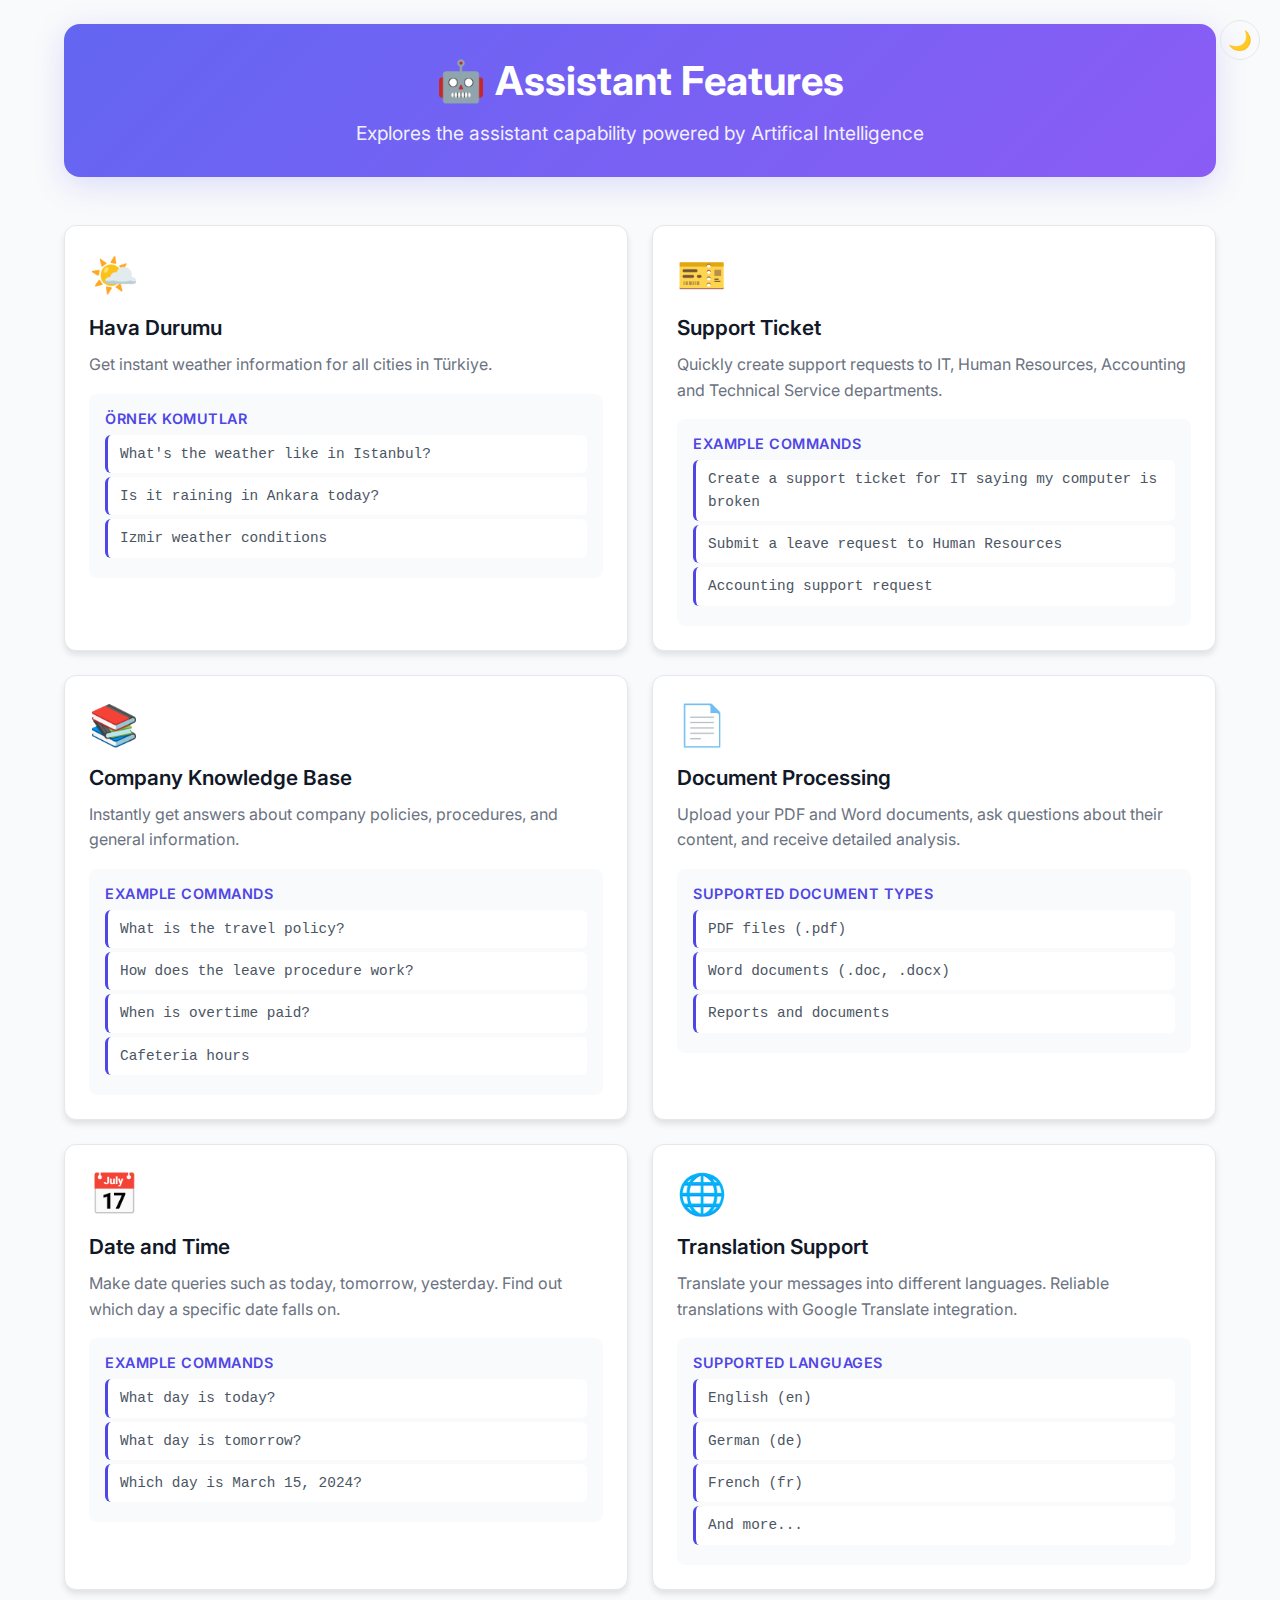
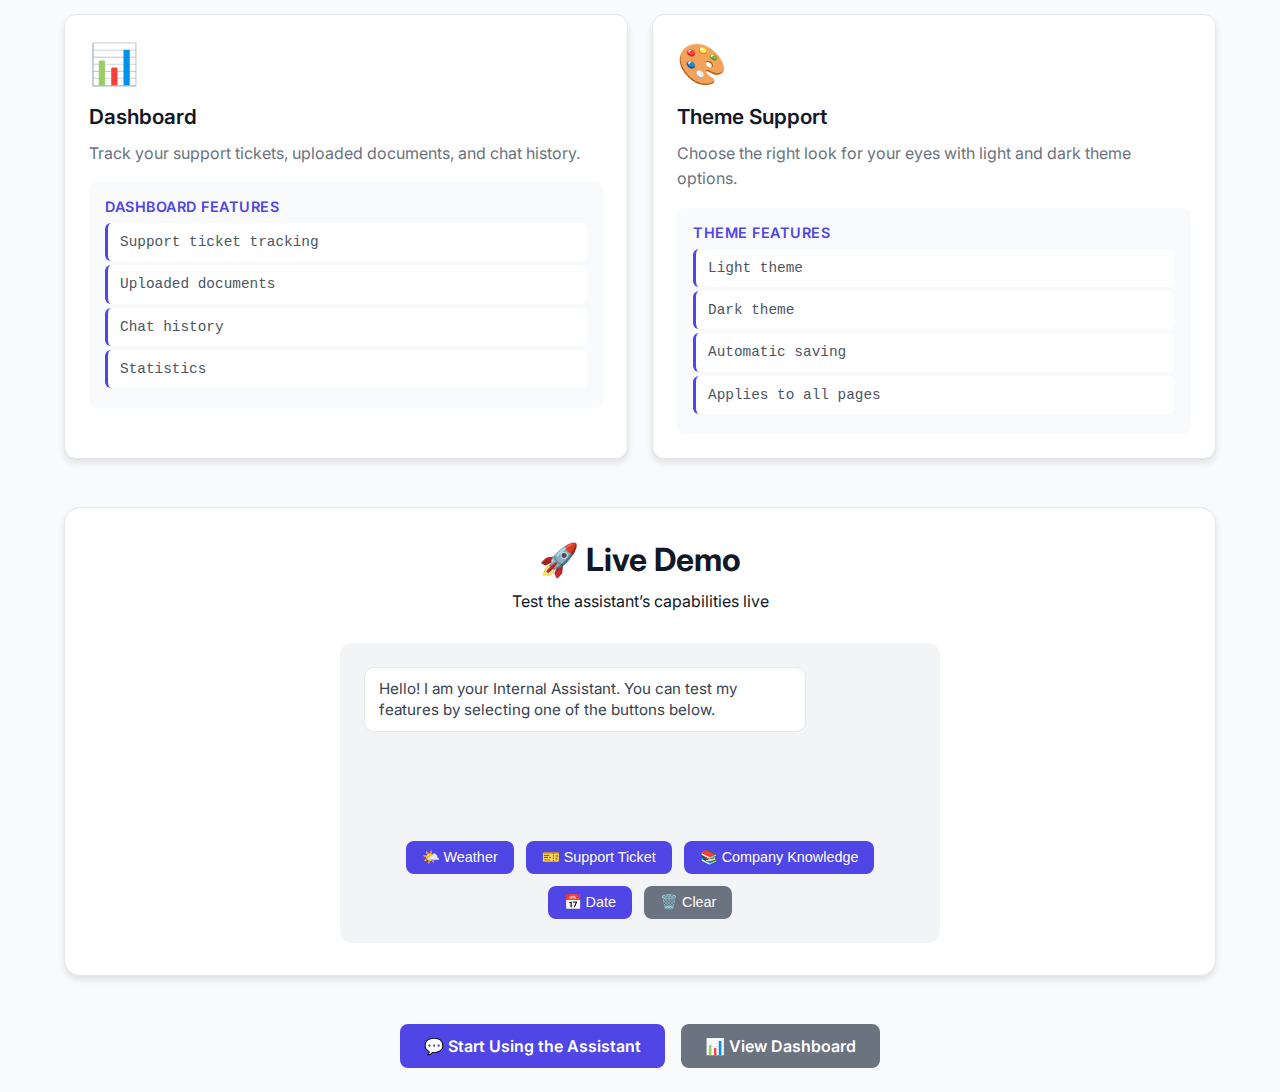
<file: templates/tutorial.html>
<!DOCTYPE html>
<html lang="tr">

<head>
    <meta charset="UTF-8">
    <meta name="viewport" content="width=device-width, initial-scale=1.0">
    <title>Guide Of Features</title>
    <link rel="stylesheet" href="/static/styles.css">
    <style>
        .tutorial-container {
            max-width: 1200px;
            margin: 0 auto;
            padding: 24px;
            background-color: var(--bg-light);
            min-height: 100vh;
        }

        .tutorial-header {
            text-align: center;
            margin-bottom: 48px;
            padding: 32px;
            background: linear-gradient(135deg, #6366f1, #8b5cf6);
            border-radius: 16px;
            color: white;
            box-shadow: 0 8px 32px rgba(99, 102, 241, 0.2);
        }

        .tutorial-header h1 {
            font-size: 2.5rem;
            margin-bottom: 16px;
            font-weight: 700;
        }

        .tutorial-header p {
            font-size: 1.2rem;
            opacity: 0.9;
        }

        .features-grid {
            display: grid;
            grid-template-columns: repeat(auto-fit, minmax(380px, 1fr));
            gap: 24px;
            margin-bottom: 48px;
        }

        .feature-card {
            background: var(--surface-light);
            border-radius: 12px;
            padding: 24px;
            border: 1px solid var(--border-light);
            box-shadow: 0 4px 6px rgba(0, 0, 0, 0.1);
            transition: transform 0.2s, box-shadow 0.2s;
            cursor: pointer;
        }

        .feature-card:hover {
            transform: translateY(-4px);
            box-shadow: 0 8px 25px rgba(99, 102, 241, 0.15);
        }

        .feature-card.active {
            border-color: var(--primary-color);
            box-shadow: 0 8px 25px rgba(99, 102, 241, 0.2);
        }

        .feature-icon {
            font-size: 2.5rem;
            margin-bottom: 16px;
            display: block;
        }

        .feature-title {
            font-size: 1.3rem;
            font-weight: 600;
            margin-bottom: 12px;
            color: var(--text-dark);
        }

        .feature-description {
            color: #6b7280;
            line-height: 1.6;
            margin-bottom: 16px;
        }

        .feature-examples {
            background: #f8fafc;
            border-radius: 8px;
            padding: 16px;
            margin-top: 16px;
        }

        .feature-examples h4 {
            font-size: 0.9rem;
            font-weight: 600;
            margin-bottom: 8px;
            color: var(--primary-color);
            text-transform: uppercase;
            letter-spacing: 0.5px;
        }

        .example-list {
            list-style: none;
            padding: 0;
        }

        .example-list li {
            background: white;
            padding: 8px 12px;
            margin: 4px 0;
            border-radius: 6px;
            font-family: 'Courier New', monospace;
            font-size: 0.9rem;
            border-left: 3px solid var(--primary-color);
        }

        .demo-section {
            background: var(--surface-light);
            border-radius: 16px;
            padding: 32px;
            border: 1px solid var(--border-light);
            box-shadow: 0 4px 6px rgba(0, 0, 0, 0.1);
            margin-bottom: 48px;
        }

        .demo-header {
            text-align: center;
            margin-bottom: 32px;
        }

        .demo-header h2 {
            font-size: 2rem;
            margin-bottom: 12px;
            color: var(--text-dark);
        }

        .demo-chat {
            max-width: 600px;
            margin: 0 auto;
            background: #f3f4f6;
            border-radius: 12px;
            padding: 24px;
            min-height: 300px;
            display: flex;
            flex-direction: column;
        }

        .demo-messages {
            flex-grow: 1;
            margin-bottom: 16px;
            display: flex;
            flex-direction: column;
            gap: 12px;
        }

        .demo-message {
            display: flex;
            align-items: flex-start;
            gap: 8px;
            max-width: 80%;
        }

        .demo-message.user {
            align-self: flex-end;
            flex-direction: row-reverse;
        }

        .demo-message-content {
            padding: 10px 14px;
            border-radius: 10px;
            line-height: 1.4;
            font-size: 0.95rem;
        }

        .demo-message.user .demo-message-content {
            background: linear-gradient(90deg, #6366f1 0%, #818cf8 100%);
            color: white;
        }

        .demo-message.bot .demo-message-content {
            background: white;
            color: #374151;
            border: 1px solid #e5e7eb;
        }

        .demo-controls {
            display: flex;
            gap: 12px;
            flex-wrap: wrap;
            justify-content: center;
        }

        .demo-btn {
            padding: 8px 16px;
            border: none;
            border-radius: 8px;
            background: var(--primary-color);
            color: white;
            cursor: pointer;
            font-size: 0.9rem;
            transition: background 0.2s;
        }

        .demo-btn:hover {
            background: var(--primary-hover);
        }

        .demo-btn.secondary {
            background: #6b7280;
        }

        .demo-btn.secondary:hover {
            background: #4b5563;
        }

        .nav-buttons {
            display: flex;
            justify-content: center;
            gap: 16px;
            margin-top: 32px;
        }

        .nav-btn {
            padding: 12px 24px;
            border: none;
            border-radius: 8px;
            font-weight: 600;
            text-decoration: none;
            display: inline-flex;
            align-items: center;
            gap: 8px;
            transition: all 0.2s;
            font-size: 1rem;
        }

        .nav-btn.primary {
            background: var(--primary-color);
            color: white;
        }

        .nav-btn.primary:hover {
            background: var(--primary-hover);
            transform: translateY(-2px);
        }

        .nav-btn.secondary {
            background: #6b7280;
            color: white;
        }

        .nav-btn.secondary:hover {
            background: #4b5563;
            transform: translateY(-2px);
        }

        /* Dark Mode */
        body.dark .tutorial-container {
            background-color: var(--bg-dark);
        }

        body.dark .feature-card,
        body.dark .demo-section {
            background-color: var(--surface-dark);
            border-color: var(--border-dark);
        }

        body.dark .feature-title {
            color: var(--text-light);
        }

        body.dark .demo-header h2 {
            color: var(--text-light);
        }

        body.dark .feature-examples {
            background: #374151;
        }

        body.dark .example-list li {
            background: #4b5563;
            color: var(--text-light);
        }

        .theme-toggle {
            position: fixed;
            top: 20px;
            right: 20px;
            z-index: 1000;
        }

        @media (max-width: 768px) {
            .features-grid {
                grid-template-columns: 1fr;
            }

            .tutorial-header h1 {
                font-size: 2rem;
            }

            .demo-chat {
                padding: 16px;
            }

            .nav-buttons {
                flex-direction: column;
                align-items: center;
            }
        }
    </style>
</head>

<body>
    <div class="theme-toggle">
        <button id="themeBtn" class="theme-btn" title="Karanlık/Aydınlık Tema">🌙</button>
    </div>

    <div class="tutorial-container">
        <div class="tutorial-header">
            <h1>🤖 Assistant Features</h1>
            <p>Explores the assistant capability powered by Artifical Intelligence</p>
        </div>

        <div class="features-grid">
            <div class="feature-card" data-feature="weather">
                <span class="feature-icon">🌤️</span>
                <h3 class="feature-title">Hava Durumu</h3>
                <p class="feature-description">
                    Get instant weather information for all cities in Türkiye.
                </p>
                <div class="feature-examples">
                    <h4>Örnek Komutlar</h4>
                    <ul class="example-list">
                        <li>What's the weather like in Istanbul?</li>
                        <li>Is it raining in Ankara today?</li>
                        <li>Izmir weather conditions</li>
                    </ul>
                </div>
            </div>

            <div class="feature-card" data-feature="support">
                <span class="feature-icon">🎫</span>
                <h3 class="feature-title">Support Ticket</h3>
                <p class="feature-description">
                    Quickly create support requests to IT, Human Resources, Accounting and Technical Service
                    departments.
                </p>
                <div class="feature-examples">
                    <h4>Example Commands</h4>
                    <ul class="example-list">
                        <li>Create a support ticket for IT saying my computer is broken</li>
                        <li>Submit a leave request to Human Resources</li>
                        <li>Accounting support request</li>
                    </ul>
                </div>
            </div>

            <div class="feature-card" data-feature="knowledge">
                <span class="feature-icon">📚</span>
                <h3 class="feature-title">Company Knowledge Base</h3>
                <p class="feature-description">
                    Instantly get answers about company policies, procedures, and general information.
                </p>
                <div class="feature-examples">
                    <h4>Example Commands</h4>
                    <ul class="example-list">
                        <li>What is the travel policy?</li>
                        <li>How does the leave procedure work?</li>
                        <li>When is overtime paid?</li>
                        <li>Cafeteria hours</li>
                    </ul>
                </div>
            </div>

            <div class="feature-card" data-feature="documents">
                <span class="feature-icon">📄</span>
                <h3 class="feature-title">Document Processing</h3>
                <p class="feature-description">
                    Upload your PDF and Word documents, ask questions about their content, and receive detailed
                    analysis.
                </p>
                <div class="feature-examples">
                    <h4>Supported Document Types</h4>
                    <ul class="example-list">
                        <li>PDF files (.pdf)</li>
                        <li>Word documents (.doc, .docx)</li>
                        <li>Reports and documents</li>
                    </ul>
                </div>
            </div>

            <div class="feature-card" data-feature="datetime">
                <span class="feature-icon">📅</span>
                <h3 class="feature-title">Date and Time</h3>
                <p class="feature-description">
                    Make date queries such as today, tomorrow, yesterday. Find out which day a specific date falls on.
                </p>
                <div class="feature-examples">
                    <h4>Example Commands</h4>
                    <ul class="example-list">
                        <li>What day is today?</li>
                        <li>What day is tomorrow?</li>
                        <li>Which day is March 15, 2024?</li>
                    </ul>
                </div>
            </div>

            <div class="feature-card" data-feature="translation">
                <span class="feature-icon">🌐</span>
                <h3 class="feature-title">Translation Support</h3>
                <p class="feature-description">
                    Translate your messages into different languages. Reliable translations with Google Translate
                    integration.
                </p>
                <div class="feature-examples">
                    <h4>Supported Languages</h4>
                    <ul class="example-list">
                        <li>English (en)</li>
                        <li>German (de)</li>
                        <li>French (fr)</li>
                        <li>And more...</li>
                    </ul>
                </div>
            </div>

            <div class="feature-card" data-feature="dashboard">
                <span class="feature-icon">📊</span>
                <h3 class="feature-title">Dashboard</h3>
                <p class="feature-description">
                    Track your support tickets, uploaded documents, and chat history.
                </p>
                <div class="feature-examples">
                    <h4>Dashboard Features</h4>
                    <ul class="example-list">
                        <li>Support ticket tracking</li>
                        <li>Uploaded documents</li>
                        <li>Chat history</li>
                        <li>Statistics</li>
                    </ul>
                </div>
            </div>

            <div class="feature-card" data-feature="theme">
                <span class="feature-icon">🎨</span>
                <h3 class="feature-title">Theme Support</h3>
                <p class="feature-description">
                    Choose the right look for your eyes with light and dark theme options.
                </p>
                <div class="feature-examples">
                    <h4>Theme Features</h4>
                    <ul class="example-list">
                        <li>Light theme</li>
                        <li>Dark theme</li>
                        <li>Automatic saving</li>
                        <li>Applies to all pages</li>
                    </ul>
                </div>
            </div>
        </div>

        <div class="demo-section">
            <div class="demo-header">
                <h2>🚀 Live Demo</h2>
                <p>Test the assistant’s capabilities live</p>
            </div>

            <div class="demo-chat">
                <div class="demo-messages" id="demoMessages">
                    <div class="demo-message bot">
                        <div class="demo-message-content">
                            Hello! I am your Internal Assistant. You can test my features by selecting one of the
                            buttons below.
                        </div>
                    </div>
                </div>

                <div class="demo-controls">
                    <button class="demo-btn" onclick="demoFeature('weather')">🌤️ Weather</button>
                    <button class="demo-btn" onclick="demoFeature('support')">🎫 Support Ticket</button>
                    <button class="demo-btn" onclick="demoFeature('knowledge')">📚 Company Knowledge</button>
                    <button class="demo-btn" onclick="demoFeature('datetime')">📅 Date</button>
                    <button class="demo-btn secondary" onclick="clearDemo()">🗑️ Clear</button>
                </div>
            </div>
        </div>

        <div class="nav-buttons">
            <a href="/" class="nav-btn primary">
                💬 Start Using the Assistant
            </a>
            <a href="/dashboard" class="nav-btn secondary">
                📊 View Dashboard
            </a>
        </div>
    </div>

    <script>
        // Tema yönetimi
        document.addEventListener('DOMContentLoaded', function () {
            const themeBtn = document.getElementById('themeBtn');
            const body = document.body;

            function setDark(dark) {
                if (dark) {
                    body.classList.add('dark');
                    themeBtn.textContent = '☀️';
                    localStorage.setItem('theme', 'dark');
                } else {
                    body.classList.remove('dark');
                    themeBtn.textContent = '🌙';
                    localStorage.setItem('theme', 'light');
                }
            }

            let isDark = localStorage.getItem('theme') === 'dark';
            setDark(isDark);

            themeBtn.onclick = function () {
                isDark = !isDark;
                setDark(isDark);
            };
        });

        document.querySelectorAll('.feature-card').forEach(card => {
            card.addEventListener('click', function () {
                document.querySelectorAll('.feature-card').forEach(c => c.classList.remove('active'));
                this.classList.add('active');

                this.scrollIntoView({ behavior: 'smooth', block: 'center' });
            });
        });


        const demoExamples = {
            weather: {
                user: "What's the weather like in Istanbul?",
                bot: "Weather in Istanbul: clear, temperature: 18°C ☀️"
            },
            support: {
                user: "Create a support ticket to IT department saying my computer is broken",
                bot: "Your support ticket with ID ab12cd34 has been created for the IT department. You can track its status from the dashboard. 🎫"
            },
            knowledge: {
                user: "What is the travel policy?",
                bot: "In our company, out-of-town travel requires prior approval and expenses must be documented with invoices. 📋"
            },
            datetime: {
                user: "What day is today?",
                bot: "Today is " + new Date().toLocaleDateString('en-US', { weekday: 'long', year: 'numeric', month: 'long', day: 'numeric' }) + " 📅"
            }
        };

        function addDemoMessage(content, sender) {
            const messagesContainer = document.getElementById('demoMessages');
            const messageDiv = document.createElement('div');
            messageDiv.className = `demo-message ${sender}`;
            messageDiv.innerHTML = `<div class="demo-message-content">${content}</div>`;
            messagesContainer.appendChild(messageDiv);
            messagesContainer.scrollTop = messagesContainer.scrollHeight;
        }

        function demoFeature(feature) {
            if (demoExamples[feature]) {
                const example = demoExamples[feature];

                setTimeout(() => {
                    addDemoMessage(example.user, 'user');
                }, 300);

                setTimeout(() => {
                    addDemoMessage(example.bot, 'bot');
                }, 1200);
            }
        }

        function clearDemo() {
            const messagesContainer = document.getElementById('demoMessages');
            messagesContainer.innerHTML = `
        <div class="demo-message bot">
            <div class="demo-message-content">
                Hello! I am your Internal Assistant. You can test my features by selecting one of the buttons below.
            </div>
        </div>
    `;
        }

       
        document.addEventListener('DOMContentLoaded', function () {
            const cards = document.querySelectorAll('.feature-card');
            cards.forEach((card, index) => {
                card.style.opacity = '0';
                card.style.transform = 'translateY(20px)';
                setTimeout(() => {
                    card.style.transition = 'opacity 0.5s, transform 0.5s';
                    card.style.opacity = '1';
                    card.style.transform = 'translateY(0)';
                }, index * 100);
            });
        });
    </script>
</body>

</html>
</file>
<file: static/styles.css>
/* Global Reset and Base Settings */
@import url('https://fonts.googleapis.com/css2?family=Inter:wght@400;500;600;700&display=swap');
:root {
    --primary-color: #4f46e5;
    --primary-hover: #4338ca;
    --text-dark: #111827;
    --text-light: #f9fafb;
    --bg-light: #f9fafb;
    --bg-dark: #111827;
    --border-light: #e5e7eb;
    --border-dark: #374151;
    --surface-light: #ffffff;
    --surface-dark: #1f2937;
    --shadow-color: rgba(79, 70, 229, 0.1);
    --font-family: 'Inter', -apple-system, BlinkMacSystemFont, 'Segoe UI', Roboto, 'Helvetica Neue', Arial, sans-serif;
    --success: #10B981;
    --warning: #F59E0B;
    --danger: #EF4444;
}

* {
    margin: 0;
    padding: 0;
    box-sizing: border-box;
}

body {
    font-family: var(--font-family);
    background-color: var(--bg-light);
    color: var(--text-dark);
    transition: background-color 0.3s, color 0.3s;
}

body.dark {
    background-color: var(--bg-dark);
    color: var(--text-light);
}

/* --- Chat page shell (index.html) --- */

.page-chat {
    min-height: 100vh;
    display: flex;
    flex-direction: column;
}

.sr-only {
    position: absolute;
    width: 1px;
    height: 1px;
    padding: 0;
    margin: -1px;
    overflow: hidden;
    clip: rect(0, 0, 0, 0);
    white-space: nowrap;
    border: 0;
}

.app-header {
    display: flex;
    align-items: center;
    justify-content: space-between;
    gap: 16px;
    padding: 14px 22px;
    border-bottom: 1px solid var(--border-light);
    background: var(--surface-light);
    position: sticky;
    top: 0;
    z-index: 20;
}

.app-header__brand {
    display: flex;
    align-items: center;
    gap: 14px;
}

.app-header__mark {
    width: 42px;
    height: 42px;
    border-radius: 12px;
    display: inline-flex;
    align-items: center;
    justify-content: center;
    background: linear-gradient(145deg, #4f46e5, #7c3aed);
    color: #fff;
    font-size: 1.1rem;
    box-shadow: 0 4px 14px rgba(79, 70, 229, 0.35);
}

.app-header__title {
    font-weight: 700;
    font-size: 1.15rem;
    letter-spacing: -0.02em;
}

.app-header__tagline {
    font-size: 0.82rem;
    color: #6b7280;
    margin-top: 2px;
}

.app-header__actions {
    display: flex;
    flex-wrap: wrap;
    gap: 8px;
    align-items: center;
}

.btn {
    font-family: inherit;
    font-size: 0.9rem;
    font-weight: 600;
    border-radius: 10px;
    cursor: pointer;
    transition: background 0.2s, color 0.2s, border-color 0.2s;
}

.btn--ghost {
    padding: 8px 14px;
    border: 1px solid var(--border-light);
    background: transparent;
    color: var(--text-dark);
}

.btn--ghost:hover {
    background: #f3f4f6;
    border-color: #d1d5db;
}

.btn--primary {
    padding: 10px 18px;
    border: none;
    background: var(--primary-color);
    color: #fff;
}

.btn--primary:hover {
    background: var(--primary-hover);
}

.btn--icon {
    width: 42px;
    height: 42px;
    padding: 0;
    border: 1px solid var(--border-light);
    background: var(--surface-light);
    border-radius: 12px;
    font-size: 1.15rem;
}

.btn--icon:hover {
    background: #f3f4f6;
}

.btn--primary:disabled,
.btn--primary[aria-disabled="true"] {
    opacity: 0.55;
    cursor: not-allowed;
}

.app-shell {
    flex: 1;
    display: grid;
    grid-template-columns: minmax(260px, 300px) 1fr;
    gap: 0;
    max-width: 1320px;
    margin: 0 auto;
    width: 100%;
    padding: 20px 22px 28px;
    align-items: start;
}

.side-panel {
    display: flex;
    flex-direction: column;
    gap: 14px;
    position: sticky;
    top: 78px;
    padding-right: 8px;
}

.side-card {
    background: var(--surface-light);
    border: 1px solid var(--border-light);
    border-radius: 16px;
    padding: 16px 18px;
    box-shadow: 0 4px 24px rgba(15, 23, 42, 0.06);
}

.side-card__title {
    font-size: 0.78rem;
    font-weight: 700;
    text-transform: uppercase;
    letter-spacing: 0.06em;
    color: #6b7280;
    margin-bottom: 10px;
}

.side-card__hint {
    font-size: 0.82rem;
    color: #9ca3af;
    margin-top: 8px;
    line-height: 1.45;
}

.field {
    width: 100%;
    padding: 10px 12px;
    border-radius: 10px;
    border: 1px solid var(--border-light);
    font-size: 0.95rem;
    font-family: inherit;
    background: #fafafa;
    color: var(--text-dark);
}

.field:focus {
    outline: none;
    border-color: var(--primary-color);
    box-shadow: 0 0 0 3px rgba(79, 70, 229, 0.15);
}

.field--select {
    cursor: pointer;
    background: var(--surface-light);
}

.upload-stack {
    display: flex;
    flex-direction: column;
    gap: 12px;
}

.dropzone {
    display: block;
    padding: 18px 14px;
    border: 2px dashed #c4b5fd;
    border-radius: 14px;
    text-align: center;
    cursor: pointer;
    transition: border-color 0.2s, background 0.2s;
    background: linear-gradient(180deg, #faf5ff 0%, #fff 100%);
}

.dropzone--active,
.dropzone:hover {
    border-color: var(--primary-color);
    background: #f5f3ff;
}

.dropzone__title {
    display: block;
    font-weight: 600;
    color: #5b21b6;
    font-size: 0.95rem;
}

.dropzone__sub {
    display: block;
    font-size: 0.8rem;
    color: #9ca3af;
    margin-top: 4px;
}

.dropzone__file {
    display: block;
    margin-top: 10px;
    font-size: 0.85rem;
    font-weight: 600;
    color: var(--primary-color);
    word-break: break-all;
}

.upload-row {
    display: flex;
    gap: 8px;
    align-items: stretch;
}

.upload-row .field {
    flex: 1;
}

.upload-row .btn--primary {
    flex-shrink: 0;
    padding-left: 16px;
    padding-right: 16px;
}

.form-msg {
    font-size: 0.85rem;
    min-height: 1.2em;
}

.example-list {
    margin: 0;
    padding-left: 18px;
    color: #4b5563;
    font-size: 0.9rem;
    line-height: 1.55;
}

.chat-workspace {
    display: flex;
    flex-direction: column;
    min-height: calc(100vh - 120px);
    background: linear-gradient(165deg, #f8fafc 0%, #eef2ff 45%, #f1f5f9 100%);
    border-radius: 20px;
    border: 1px solid #e2e8f0;
    box-shadow: 0 12px 40px rgba(15, 23, 42, 0.08);
    overflow: hidden;
}

.chat-hero {
    padding: 20px 24px 12px;
    border-bottom: 1px solid rgba(148, 163, 184, 0.35);
    background: rgba(255, 255, 255, 0.55);
    backdrop-filter: blur(8px);
}

.chat-hero__headline {
    font-size: 1.35rem;
    font-weight: 700;
    letter-spacing: -0.03em;
    color: #0f172a;
}

.chat-hero__text {
    font-size: 0.92rem;
    color: #64748b;
    margin-top: 6px;
    max-width: 52ch;
}

.info-box {
    margin: 14px 18px 0;
    padding: 18px 20px;
    background: linear-gradient(135deg, #ede9fe 0%, #e0e7ff 100%);
    border-radius: 14px;
    border: 1px solid #c7d2fe;
    box-shadow: 0 2px 12px rgba(99, 102, 241, 0.12);
    position: relative;
    animation: slideDown 0.3s ease-out;
}

.info-content h3 {
    margin: 0 0 12px 0;
    color: #4338ca;
    font-size: 1.2rem;
    font-weight: 600;
}

.info-content p {
    margin: 0 0 12px 0;
    color: #4338ca;
    font-weight: 500;
}

.info-content ul {
    margin: 0;
    padding-left: 20px;
    color: #4338ca;
}

.info-content li {
    margin-bottom: 6px;
    font-size: 0.95rem;
}

.info-close {
    position: absolute;
    top: 12px;
    right: 16px;
    background: none;
    border: none;
    font-size: 1.8rem;
    color: #6366f1;
    cursor: pointer;
    font-weight: bold;
    line-height: 1;
    padding: 0;
    width: 24px;
    height: 24px;
    display: flex;
    align-items: center;
    justify-content: center;
    border-radius: 50%;
    transition: background 0.2s;
}

.info-close:hover {
    background: rgba(99, 102, 241, 0.1);
}

@keyframes slideDown {
    from {
        opacity: 0;
        transform: translateY(-20px);
    }
    to {
        opacity: 1;
        transform: translateY(0);
    }
}

@keyframes slideUp {
    from {
        opacity: 1;
        transform: translateY(0);
    }
    to {
        opacity: 0;
        transform: translateY(-20px);
    }
}

.chat-feed {
    flex: 1;
    padding: 18px 20px;
    overflow-y: auto;
    display: flex;
    flex-direction: column;
    gap: 14px;
    background: rgba(248, 250, 252, 0.85);
    min-height: 280px;
    max-height: min(62vh, 640px);
}

.chat-feed::-webkit-scrollbar { width: 9px; }
.chat-feed::-webkit-scrollbar-track { background: transparent; }
.chat-feed::-webkit-scrollbar-thumb {
    background: #cbd5e1;
    border-radius: 8px;
}
.chat-feed::-webkit-scrollbar-thumb:hover { background: #94a3b8; }

.message {
    display: flex;
    align-items: flex-start;
    gap: 11px;
    max-width: min(92%, 900px);
}

.message.user {
    align-self: flex-end;
    flex-direction: row-reverse;
}

.message-avatar {
    width: 40px;
    height: 40px;
    border-radius: 50%;
    display: flex;
    align-items: center;
    justify-content: center;
    font-size: 1.2rem;
    background-color: #f3f4f6;
}

.message.user .message-avatar {
    background-color: var(--primary-color);
    color: var(--text-light);
}

.message-content {
    padding: 14px 18px;
    border-radius: 14px;
    background: #fff;
    border: 1px solid #e0e7ff;
    box-shadow: 0 1px 4px 0 rgba(79,70,229,0.06);
    line-height: 1.8;
    font-size: 1.08rem;
    max-width: 80ch;
    overflow-wrap: anywhere;
}

.message.user .message-content {
    background: linear-gradient(90deg, #6366f1 0%, #818cf8 100%);
    color: #fff;
    border: none;
}

.message.bot .message-content {
    background: #ffffff;
    color: #1f2937;
    border: 1px solid #e2e8f0;
    box-shadow: 0 2px 10px rgba(15, 23, 42, 0.04);
}

.message-content--streaming {
    white-space: pre-wrap;
    font-family: ui-monospace, "Cascadia Code", "Segoe UI Mono", Menlo, monospace;
    font-size: 0.98rem;
    line-height: 1.65;
    color: #334155;
    background: #f8fafc !important;
    border: 1px dashed #cbd5e1 !important;
    min-height: 2.5em;
}

.message-content--streaming.bot-reply-wrap {
    font-family: var(--font-family);
    white-space: normal;
}

.bot-reply-stack {
    display: flex;
    flex-direction: column;
    gap: 10px;
    width: 100%;
}

.bot-thinking {
    border: 1px solid #e2e8f0;
    border-radius: 12px;
    background: #f1f5f9;
    overflow: hidden;
}

.bot-thinking summary {
    cursor: pointer;
    font-weight: 600;
    font-size: 0.88rem;
    padding: 10px 14px;
    color: #475569;
    user-select: none;
}

.bot-thinking summary:hover {
    background: #e2e8f0;
}

.bot-thinking__body {
    margin: 0;
    padding: 12px 14px 14px;
    max-height: min(40vh, 360px);
    overflow: auto;
    white-space: pre-wrap;
    font-family: ui-monospace, SFMono-Regular, Menlo, Consolas, monospace;
    font-size: 0.82rem;
    line-height: 1.5;
    color: #334155;
    background: #fff;
    border-top: 1px solid #e2e8f0;
}

.message-content.bot-reply-wrap .bot-answer {
    line-height: 1.75;
    font-size: 1.05rem;
}

.message-content--streaming .bot-answer--streaming {
    white-space: pre-wrap;
    font-family: ui-monospace, SFMono-Regular, Menlo, Consolas, monospace;
    font-size: 0.95rem;
    color: #334155;
}

.message-content a {
    color: #a5b4fc;
    text-decoration: underline;
}
.message-content p { margin: 8px 0 10px 0; }
.message-content h1, .message-content h2, .message-content h3, .message-content h4 {
    margin: 8px 0 6px 0;
    line-height: 1.3;
}
.message-content h1 { font-size: 1.35rem; }
.message-content h2 { font-size: 1.28rem; }
.message-content h3 { font-size: 1.18rem; }
.message-content h4 { font-size: 1.05rem; }
.message-content strong { color: #111827; font-weight: 700; }
.message-content em { color: #374151; }
.message-content ul, .message-content ol {
    padding-left: 22px;
    margin: 6px 0 8px 0;
}
.message-content ul { list-style: disc; }
.message-content ol { list-style: decimal; }
.message-content li { margin: 4px 0; }
.message-content blockquote {
    border-left: 3px solid #c7d2fe;
    padding-left: 12px;
    color: #4b5563;
}
.message-content code {
    background: #f3f4f6;
    border: 1px solid #e5e7eb;
    padding: 2px 6px;
    border-radius: 6px;
    font-family: ui-monospace, SFMono-Regular, Menlo, Monaco, Consolas, "Liberation Mono", "Courier New", monospace;
    font-size: 0.92rem;
}
.message-content pre {
    background: #0b1220;
    color: #e5e7eb;
    padding: 12px;
    border-radius: 10px;
    overflow-x: auto;
}
.message-content hr {
    border: none;
    border-top: 1px dashed #e5e7eb;
    margin: 10px 0;
}

.typing-indicator {
    padding: 6px 22px 0;
    font-size: 0.88rem;
    font-style: italic;
    color: #64748b;
    display: none;
}
.typing-indicator.show { display: block; }

.composer {
    display: flex;
    gap: 10px;
    align-items: flex-end;
    padding: 14px 18px 18px;
    border-top: 1px solid rgba(148, 163, 184, 0.35);
    background: rgba(255, 255, 255, 0.75);
    backdrop-filter: blur(8px);
}

.composer__input {
    flex: 1;
    min-height: 48px;
    max-height: 160px;
    resize: vertical;
    padding: 12px 14px;
    border-radius: 14px;
    border: 1px solid #e2e8f0;
    font-family: inherit;
    font-size: 1rem;
    line-height: 1.5;
    background: #fff;
    color: #0f172a;
    outline: none;
    transition: border-color 0.2s, box-shadow 0.2s;
}

.composer__input:focus {
    border-color: var(--primary-color);
    box-shadow: 0 0 0 3px rgba(79, 70, 229, 0.12);
}

.composer__input::placeholder {
    color: #94a3b8;
}

.composer__send {
    flex-shrink: 0;
    align-self: stretch;
    min-height: 48px;
}

.composer__hint {
    padding: 0 22px 14px;
    font-size: 0.78rem;
    color: #94a3b8;
    background: rgba(255, 255, 255, 0.5);
}

.hint {
    font-size: 0.9rem;
    color: #6b7280;
}

/* Report chooser styles */
.report-choice { display: flex; flex-direction: column; gap: 8px; }
.report-choice-title { font-weight: 600; color: #374151; }
.report-choice-buttons { display: flex; flex-wrap: wrap; gap: 10px; }
.report-choice-buttons .select-report-btn {
    padding: 10px 14px;
    border-radius: 10px;
    border: 1px solid #a5b4fc;
    background: #dbeafe;
    cursor: pointer;
    font-size: 1rem;
    color: #0f172a;
    font-weight: 700;
}
.report-choice-buttons .select-report-btn:hover { background: #bfdbfe; border-color: #6366f1; }
.report-choice-example { font-size: 0.9rem; color: #9ca3af; margin-top: 2px; }


/* --- Dashboard Styles (dashboard.html) --- */

.dashboard-body {
    padding: 24px;
}

.dashboard-container {
    max-width: 1400px;
    margin: 0 auto;
}

.dashboard-header {
    display: flex;
    justify-content: space-between;
    align-items: center;
    margin-bottom: 24px;
}

.dashboard-header h1 {
    font-size: 2rem;
    font-weight: 700;
}

.dashboard-header p {
    font-size: 1rem;
    color: #6b7280;
}

.header-actions {
    display: flex;
    gap: 16px;
    align-items: center;
}

.back-btn {
    padding: 10px 20px;
    border-radius: 8px;
    text-decoration: none;
    font-weight: 500;
    background-color: var(--surface-light);
    color: var(--primary-color);
    border: 1px solid var(--border-light);
    transition: background-color 0.2s, color 0.2s;
}
.back-btn:hover {
    background-color: #f3f4f6;
}

.theme-btn {
    background: none;
    border: 1px solid var(--border-light);
    width: 40px;
    height: 40px;
    border-radius: 50%;
    cursor: pointer;
    font-size: 1.2rem;
    display: flex;
    align-items: center;
    justify-content: center;
    color: var(--text-dark);
}

.dashboard-grid {
    display: grid;
    grid-template-columns: repeat(auto-fit, minmax(600px, 1fr));
    gap: 24px;
}

.stats-cards {
    display: grid;
    grid-template-columns: repeat(auto-fit, minmax(220px, 1fr));
    gap: 16px;
    margin-bottom: 16px;
}

.stat-card {
    background: var(--surface-light);
    border: 1px solid var(--border-light);
    border-radius: 12px;
    padding: 16px;
    box-shadow: 0 4px 12px -4px var(--shadow-color);
}

.stat-title { font-size: 0.9rem; color: #6b7280; }
.stat-value { font-size: 1.6rem; font-weight: 700; margin-top: 4px; }

.grid-item {
    background-color: var(--surface-light);
    border-radius: 12px;
    padding: 24px;
    border: 1px solid var(--border-light);
    box-shadow: 0 4px 6px -1px var(--shadow-color);
    display: flex;
    flex-direction: column;
}

.grid-item-full-width {
    grid-column: 1 / -1;
}

.grid-item h2 {
    font-size: 1.25rem;
    font-weight: 600;
    margin-bottom: 16px;
}

.table-wrapper {
    flex-grow: 1;
    overflow-y: auto;
}

table {
    width: 100%;
    border-collapse: collapse;
}

th, td {
    padding: 12px 16px;
    text-align: left;
    border-bottom: 1px solid var(--border-light);
    vertical-align: middle;
}

thead th {
    background-color: #f9fafb;
    font-weight: 600;
    position: sticky;
    top: 0;
}

tbody tr:last-child th,
tbody tr:last-child td {
    border-bottom: none;
}

.description-cell {
    max-width: 450px;
    white-space: nowrap;
    overflow: hidden;
    text-overflow: ellipsis;
}
.description-cell:hover {
    white-space: normal;
    overflow: visible;
}

.status-badge {
    padding: 4px 10px;
    border-radius: 12px;
    font-size: 0.8rem;
    font-weight: 600;
    text-transform: capitalize;
}
.status-open {
    background-color: #dbeafe;
    color: #1e40af;
}

.download-link {
    color: var(--primary-color);
    text-decoration: none;
    font-weight: 500;
}
.download-link:hover { text-decoration: underline; }

.delete-btn {
    background-color: #fee2e2;
    color: #991b1b;
    border: none;
    padding: 6px 12px;
    border-radius: 6px;
    cursor: pointer;
    font-weight: 500;
    font-size: 0.9rem;
    transition: background-color 0.2s;
}
.delete-btn:hover {
    background-color: #fecaca;
    color: #7f1d1d;
}

/* --- Dark Mode Styles --- */

body.dark .grid-item,
body.dark .back-btn {
    background-color: var(--surface-dark);
    border-color: var(--border-dark);
    color: var(--text-light);
}

body.dark.page-chat .app-header {
    background: #0f172a;
    border-color: #1e293b;
}

body.dark .app-header__title {
    color: #f1f5f9;
}

body.dark .app-header__tagline {
    color: #94a3b8;
}

body.dark .btn--ghost {
    border-color: #334155;
    color: #e2e8f0;
    background: #1e293b;
}

body.dark .btn--ghost:hover {
    background: #334155;
}

body.dark .btn--icon {
    background: #1e293b;
    border-color: #334155;
}

body.dark .side-card {
    background: #0f172a;
    border-color: #1e293b;
    box-shadow: none;
}

body.dark .side-card__title {
    color: #94a3b8;
}

body.dark .field {
    background: #1e293b;
    border-color: #334155;
    color: #f1f5f9;
}

body.dark .dropzone {
    background: linear-gradient(180deg, #1e1b4b 0%, #0f172a 100%);
    border-color: #6366f1;
}

body.dark .dropzone__title {
    color: #c4b5fd;
}

body.dark .chat-workspace {
    background: linear-gradient(165deg, #0f172a 0%, #1e1b4b 40%, #0f172a 100%);
    border-color: #1e293b;
}

body.dark .chat-hero {
    background: rgba(15, 23, 42, 0.85);
    border-bottom-color: #334155;
}

body.dark .chat-hero__headline {
    color: #f8fafc;
}

body.dark .chat-hero__text {
    color: #94a3b8;
}

body.dark .chat-feed {
    background: rgba(15, 23, 42, 0.65);
}

body.dark .message-avatar {
    background: #1e293b;
}

body.dark .message.bot .message-content {
    background: #1e293b;
    color: #e2e8f0;
    border-color: #334155;
    box-shadow: none;
}

body.dark .message.bot .message-content strong {
    color: #f8fafc;
}

body.dark .message.bot .message-content em {
    color: #cbd5e1;
}

body.dark .message-content--streaming {
    background: #020617 !important;
    color: #cbd5e1 !important;
    border-color: #475569 !important;
}

body.dark .bot-thinking {
    border-color: #334155;
    background: #0f172a;
}

body.dark .bot-thinking summary {
    color: #94a3b8;
}

body.dark .bot-thinking summary:hover {
    background: #1e293b;
}

body.dark .bot-thinking__body {
    background: #020617;
    color: #cbd5e1;
    border-top-color: #334155;
}

body.dark .message-content--streaming .bot-answer--streaming {
    color: #cbd5e1;
}

body.dark .message-content a {
    color: #a5b4fc;
}

body.dark .message-content code {
    background: #020617;
    border-color: #334155;
    color: #e2e8f0;
}

body.dark .message-content pre {
    background: #020617;
    color: #e2e8f0;
}

body.dark .message-content blockquote {
    border-left-color: #6366f1;
    color: #cbd5e1;
}

body.dark .message.user .message-content {
    background: linear-gradient(90deg, #4f46e5 0%, #7c3aed 100%);
    color: #fff;
    border: none;
}

body.dark .composer {
    background: rgba(15, 23, 42, 0.9);
    border-top-color: #334155;
}

body.dark .composer__input {
    background: #020617;
    border-color: #334155;
    color: #f1f5f9;
}

body.dark .composer__hint {
    background: transparent;
    color: #64748b;
}

body.dark .typing-indicator {
    color: #94a3b8;
}

body.dark .report-choice-title {
    color: #e2e8f0;
}

body.dark thead th {
    background-color: #232946 !important;
    color: #fff !important;
    border-bottom: 1px solid #374151;
}
body.dark th, body.dark td {
    color: #e0e7ff !important;
    background-color: #181a20 !important;
    border-bottom: 1px solid #232946 !important;
}
body.dark .grid-item {
    background-color: #181a20 !important;
    border-color: #232946 !important;
}
body.dark .delete-btn {
    background-color: #2d2e3a !important;
    color: #ffb4b4 !important;
}
body.dark .delete-btn:hover {
    background-color: #991b1b !important;
    color: #fff !important;
}
body.dark .download-link {
    color: #a5b4fc !important;
}

body.dark .sidebar {
    background-color: #181a20 !important;
    border-color: #232946 !important;
}

body.dark .example-list {
    color: #cbd5e1;
}

body.dark .stat-card {
    background-color: #181a20 !important;
    border-color: #232946 !important;
}

body.dark .info-box {
    background: linear-gradient(135deg, #374151 0%, #4b5563 100%);
    border-color: #6b7280;
}

body.dark .info-content h3,
body.dark .info-content p,
body.dark .info-content ul {
    color: #e5e7eb;
}

body.dark .info-close {
    color: #9ca3af;
}

body.dark .info-close:hover {
    background: rgba(156, 163, 175, 0.1);
}

/* Mobile Adjustments */
@media (max-width: 900px) {
    .app-shell {
        grid-template-columns: 1fr;
        padding: 12px;
    }
    .side-panel {
        position: static;
        padding-right: 0;
        flex-direction: row;
        flex-wrap: wrap;
    }
    .side-card {
        flex: 1 1 240px;
    }
    .chat-workspace {
        min-height: 70vh;
        border-radius: 16px;
    }
    .chat-feed {
        max-height: 50vh;
    }
    .message-content { max-width: 100%; }
}

@media (max-width: 600px) {
    .app-layout { grid-template-columns: 1fr; padding: 0; }
    .sidebar { position: static; border-radius: 0; }
    .chat-container { height: calc(100vh - 140px); border-radius: 0; }
    .chat-header, .chat-messages, .report-upload-section, .chat-input-container { margin: 0; border-radius: 0; }
    .app-header {
        flex-wrap: wrap;
    }
}
</file>
